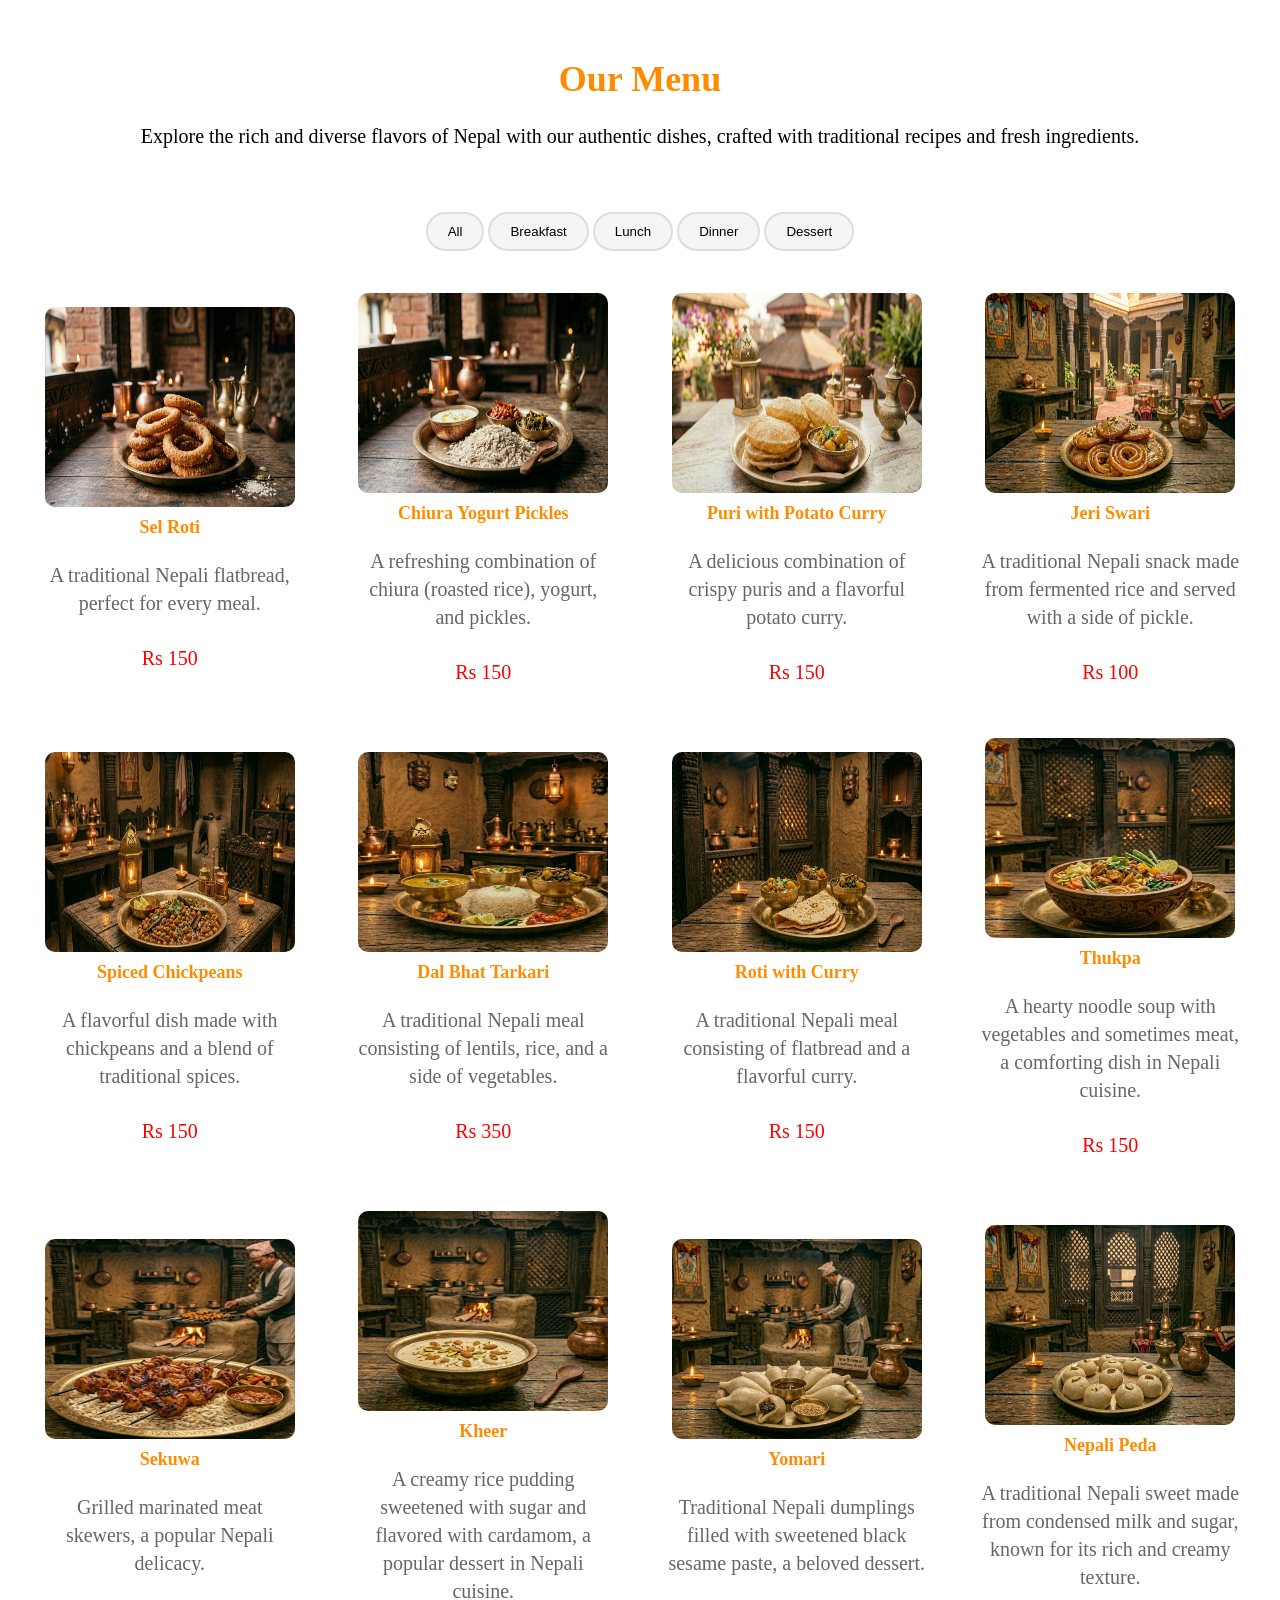
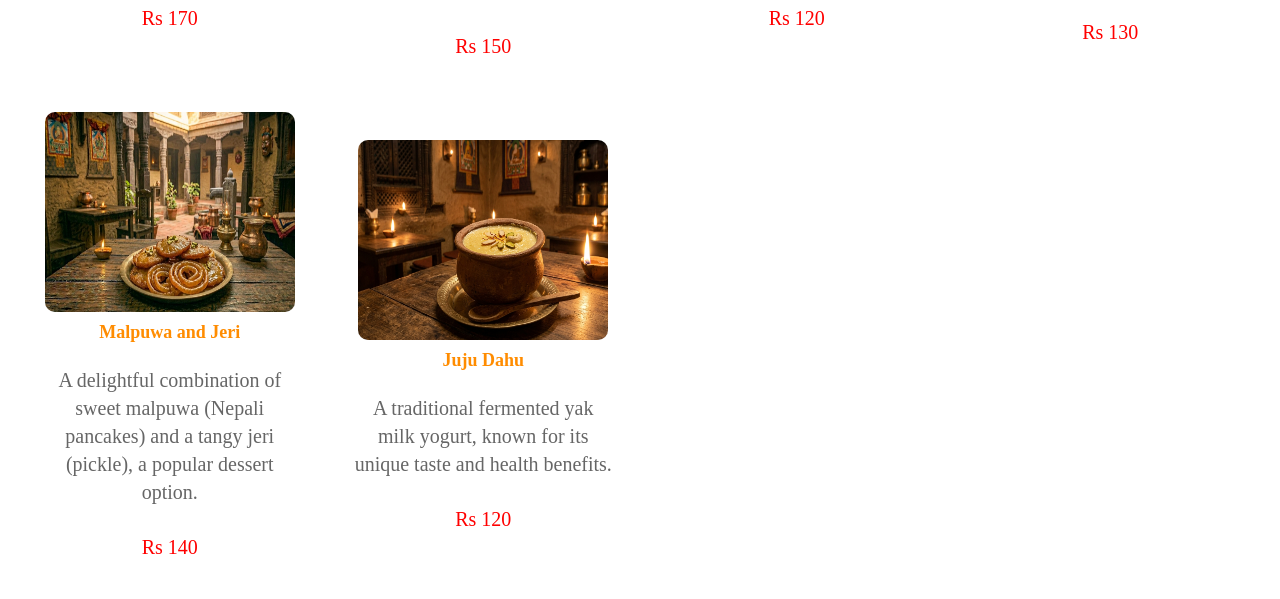
<file: menu.html>
<!DOCTYPE html>
<html lang="en">
<head>
  <meta charset="UTF-8">
  <meta name="viewport" content="width=device-width, initial-scale=1.0">
  <title>menu</title>
  <link rel="stylesheet" href="css/menu.css">
</head>
<body>
   <div id="menu">
        <div class="menu-content">
          <h2>Our Menu</h2>
          <p>Explore the rich and diverse flavors of Nepal with our authentic dishes, crafted with traditional recipes and fresh ingredients.</p>
        </div>
        <div class="btn-menu">
            <button class="all">All</button>
            <button class="breakfast">Breakfast</button>
            <button class="lunch">Lunch</button>
            <button class="dinner">Dinner</button>
            <button class="dessert">Dessert</button>
        </div>
        <div class="menu-items" id="menu-items">
            
           <div class="selroti" data-category="breakfast">
            <img src="image/Selroti.png" alt="Sel Roti">
            <h3>Sel Roti</h3>
            <p>A traditional Nepali flatbread, perfect for every meal.</p>
            <span class="price">Rs 150</span>
          </div>


          <div class="chiuraYogurtPickles" data-category="breakfast">
            <img src="image/ChiurawithYogurtandPickles.png" alt="Chiura Yogurt Pickles">
            <h3>Chiura Yogurt Pickles</h3>
            <p>A refreshing combination of chiura (roasted rice), yogurt, and pickles.</p>
            <span class="price">Rs 150</span>
          </div>


          <div class="puriwithPotatoCurry" data-category="breakfast">
            <img src="image/PuriwithPotatocurry.png" alt="Puri with Potato Curry">
            <h3>Puri with Potato Curry</h3>
            <p>A delicious combination of crispy puris and a flavorful potato curry.</p>
            <span class="price">Rs 150</span>
          </div>

           <div class="jeriSwari" data-category="breakfast">
            <img src="image/MalpuwaAndJeri.png" alt="Jeri Swari">
            <h3>Jeri Swari</h3>
            <p>A traditional Nepali snack made from fermented rice and served with a side of pickle.</p>
            <span class="price">Rs 100</span>
          </div>

           
           <div class="SpicedChickpeans" data-category="breakfast">
            <img src="image/ChanaAndSpicedChickpeas.png" alt="Spiced Chickpeans">
            <h3>Spiced Chickpeans</h3>
            <p>A flavorful dish made with chickpeans and a blend of traditional spices.</p>
            <span class="price">Rs 150</span>
          </div>

             
          <div class="DalBhatTarkari" data-category="lunch dinner">
            <img src="image/dalbhatTarkari.png" alt="Dal Bhat Tarkari">
            <h3>Dal Bhat Tarkari</h3>
            <p>A traditional Nepali meal consisting of lentils, rice, and a side of vegetables.</p>
            <span class="price">Rs 350</span>
          </div>


            <div class="RotiwithCurry" data-category="dinner">
              <img src="image/RotiWithCurry.png" alt="Roti with Curry">
              <h3>Roti with Curry</h3>
              <p>A traditional Nepali meal consisting of flatbread and a flavorful curry.</p>
              <span class="price">Rs 150</span>
            </div>



            <div class="Thukpa" data-category="lunch dinner">
              <img src="image/Thukpa.png" alt="Thukpa">
              <h3>Thukpa</h3>
              <p>A hearty noodle soup with vegetables and sometimes meat, a comforting dish in Nepali cuisine.</p>
              <span class="price">Rs 150</span>
            </div>


              <div class="Sekuwa" data-category="lunch dinner">
                <img src="image/sekuwaa.png" alt="Sekuwa">
                <h3>Sekuwa</h3>
                <p>Grilled marinated meat skewers, a popular Nepali delicacy.</p>
                <span class="price">Rs 170</span>
              </div>

              
              <div class="Kheer" data-category="dessert">
                <img src="image/Kheer.png" alt="Kheer">
                <h3>Kheer</h3>
                <p>A creamy rice pudding sweetened with sugar and flavored with cardamom, a popular dessert in Nepali cuisine.</p>
                <span class="price">Rs 150</span>
              </div>


              <div class="Yomari" data-category="dessert">
                <img src="image/Yomari.png" alt="Yomari">
                <h3>Yomari</h3>
                <p>Traditional Nepali dumplings filled with sweetened black sesame paste, a beloved dessert.</p>
                <span class="price">Rs 120</span>
              </div>


              <div class="Nepalipeda" data-category="dessert">
                <img src="image/NepaliPeda.png" alt="Nepali Peda">
                <h3>Nepali Peda</h3>
                <p>A traditional Nepali sweet made from condensed milk and sugar, known for its rich and creamy texture.</p>
                <span class="price">Rs 130</span>
              </div>
                  

               <div class="MalpuwaandJeri" data-category="dessert">
                <img src="image/MalpuwaAndJeri.png" alt="Malpuwa and Jeri">
                <h3>Malpuwa and Jeri</h3>
                <p>A delightful combination of sweet malpuwa (Nepali pancakes) and a tangy jeri (pickle), a popular dessert option.</p>
                <span class="price">Rs 140</span>
              </div>


              <div class="JuJudhau" data-category="dessert">
                <img src="image/Juju-dahuu.png" alt="Juju Dahu">
                <h3>Juju Dahu</h3>
                <p>A traditional fermented yak milk yogurt, known for its unique taste and health benefits.</p>
                <span class="price">Rs 120</span>
              </div>
                  
            </div>
          </div>

      <script src="../js/menu.js"></script>
</body>
</html>
</file>
<file: css/menu.css>
#menu{
  padding: 20px;
  text-align:center;
}

.menu-content h2{
  font-size: 36px;
  margin-bottom: 20px;
  color:#ff8c00;
}

.menu-content p{
  font-size: 20px;
  margin-bottom: 40px;
  line-height: 1.6;
}

button{
  margin-top: 20px;
  padding:10px 20px;
  border:none;
  border-radius: 20px;
  cursor: pointer;
}

.menu-items{
  display:grid;
  grid-template-columns: repeat(4, 1fr);
  gap:30px;
  justify-items: center;
  margin-top:30px;
}
.menu-items h3{
  font-size: 18px;
  color: #ff8c00;
  margin-top: 10px;
}

.menu-items p{
  font-size: 20px;
  color: #666;
  margin-top: 5px;
  line-height: 1.4;
}

.menu-items span{
  display: block;
  margin-top: 10px;
  font-size: 20px;
  color: red;
}


.menu-items img{
  width:250px;
  height:200px;
  border-radius: 10px;
}

.selroti{
  display: flex;
  justify-content: center;
  align-items: center;
  flex-direction: column;
  border:2px solid  #fff;
  padding:10px;
  border-radius:10px;
}
.selroti:hover{
  box-shadow: 0 4px 8px rgba(0, 0, 0, 0.2);
  transition: box-shadow 0.3s;
  cursor: pointer;
}

.chiuraYogurtPickles{
  display: flex;
  justify-content: center;
  align-items: center;
  flex-direction: column;
  border:2px solid  #fff;
  padding:10px;
  border-radius:10px;
}
.chiuraYogurtPickles:hover{
  box-shadow: 0 4px 8px rgba(0, 0, 0, 0.2);
  transition: box-shadow 0.3s;
  cursor: pointer;
}

.puriwithPotatoCurry{
  display: flex;
  justify-content: center;
  align-items: center;
  flex-direction: column;
  border:2px solid  #fff;
  padding:10px;
  border-radius:10px;
}
.puriwithPotatoCurry:hover{
  box-shadow: 0 4px 8px rgba(0, 0, 0, 0.2);
  transition: box-shadow 0.3s;
  cursor: pointer;
}

.jeriSwari{
  display: flex;
  justify-content: center;
  align-items: center;
  flex-direction: column;
  border:2px solid  #fff;
  padding:10px;
  border-radius:10px;
}
.jeriSwari:hover{
  box-shadow: 0 4px 8px rgba(0, 0, 0, 0.2);
  transition: box-shadow 0.3s;
  cursor: pointer;
}

.SpicedChickpeans{
  display: flex;
  justify-content: center;
  align-items: center;
  flex-direction: column;
  border:2px solid  #fff;
  padding:10px;
  border-radius:10px;
}

.SpicedChickpeans:hover{
  box-shadow: 0 4px 8px rgba(0, 0, 0, 0.2);
  transition: box-shadow 0.3s;
  cursor: pointer;
}

.DalBhatTarkari{
  display: flex;
  justify-content: center;
  align-items: center;
  flex-direction: column;
  border:2px solid  #fff;
  padding:10px;
  border-radius:10px;
}

.DalBhatTarkari:hover{
  box-shadow: 0 4px 8px rgba(0, 0, 0, 0.2);
  transition: box-shadow 0.3s;
  cursor: pointer;
}

.RotiwithCurry{
  display: flex;
  justify-content: center;
  align-items: center;
  flex-direction: column;
  border:2px solid  #fff;
  padding:10px;
  border-radius:10px;
}

.RotiwithCurry:hover{
  box-shadow: 0 4px 8px rgba(0, 0, 0, 0.2);
  transition: box-shadow 0.3s;
  cursor: pointer;
}

.Thukpa{
  display: flex;
  justify-content: center;
  align-items: center;
  flex-direction: column;
  border:2px solid  #fff;
  padding:10px;
  border-radius:10px;
}

.Thukpa:hover{
  box-shadow: 0 4px 8px rgba(0, 0, 0, 0.2);
  transition: box-shadow 0.3s;
  cursor: pointer;
}

.Sekuwa{
  display: flex;
  justify-content: center;
  align-items: center;
  flex-direction: column;
  border:2px solid  #fff;
  padding:10px;
  border-radius:10px;
}

.Sekuwa:hover{
  box-shadow: 0 4px 8px rgba(0, 0, 0, 0.2);
  transition: box-shadow 0.3s;
  cursor: pointer;
}

.Kheer{
  display: flex;
  justify-content: center;
  align-items: center;
  flex-direction: column;
  border:2px solid  #fff;
  padding:10px;
  border-radius:10px;
}

.Kheer:hover{
  box-shadow: 0 4px 8px rgba(0, 0, 0, 0.2);
  transition: box-shadow 0.3s;
  cursor: pointer;
}

.Yomari{
  display: flex;
  justify-content: center;
  align-items: center;
  flex-direction: column;
  border:2px solid  #fff;
  padding:10px;
  border-radius:10px;
}

.Yomari:hover{
  box-shadow: 0 4px 8px rgba(0, 0, 0, 0.2);
  transition: box-shadow 0.3s;
  cursor: pointer;
}

.Nepalipeda{
  display: flex;
  justify-content: center;
  align-items: center;
  flex-direction: column;
  border:2px solid  #fff;
  padding:10px;
  border-radius:10px;
}

.Nepalipeda:hover{
  box-shadow: 0 4px 8px rgba(0, 0, 0, 0.2);
  transition: box-shadow 0.3s;
  cursor: pointer;
}

.MalpuwaandJeri{
  display: flex;
  justify-content: center;
  align-items: center;
  flex-direction: column;
  border:2px solid  #fff;
  padding:10px;
  border-radius:10px;
}

.MalpuwaandJeri:hover{
  box-shadow: 0 4px 8px rgba(0, 0, 0, 0.2);
  transition: box-shadow 0.3s;
  cursor: pointer;
}

.JuJudhau{
  display: flex;
  justify-content: center;
  align-items: center;
  flex-direction: column;
  border:2px solid  #fff;
  padding:10px;
  border-radius:10px;
}

.JuJudhau:hover{
  box-shadow: 0 4px 8px rgba(0, 0, 0, 0.2);
  transition: box-shadow 0.3s;
  cursor: pointer;
}

.btn-menu button {
  background-color: #f5f5f5;
  color: black;
  border: 2px solid #ddd;
  transition: all 0.3s ease;
}

.btn-menu button.active {
  background-color: #ff8c00;
  color: white;
}

.btn-menu button:hover {
  background-color: #ff8c00;
  color: white;
  cursor: pointer;
}
</file>
